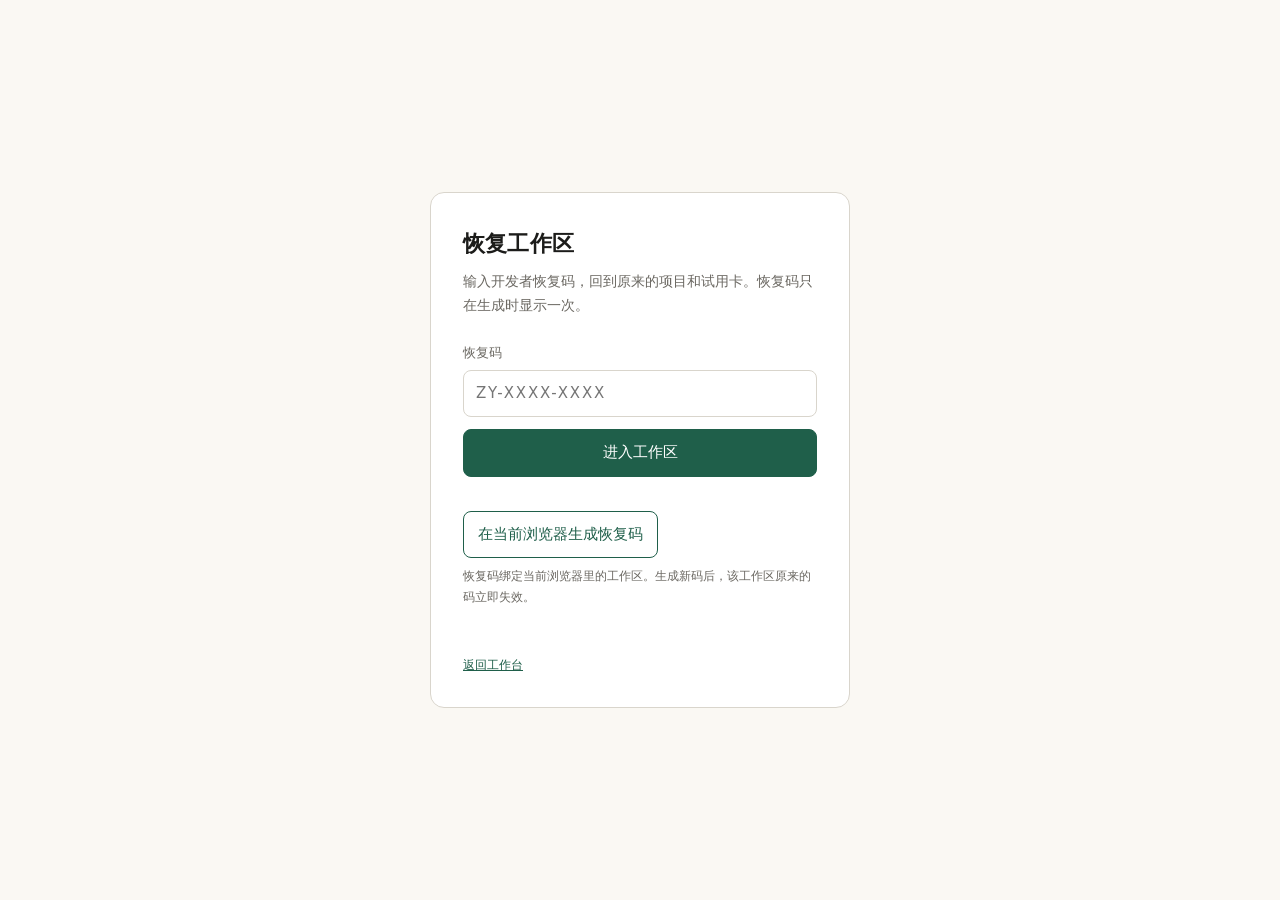
<file: recover.html>
<!doctype html>
<html lang="zh-CN">
<head>
<meta charset="utf-8">
<meta name="viewport" content="width=device-width, initial-scale=1">
<title>恢复工作区 · 知遇</title>
<link rel="stylesheet" href="/recover.css">
</head>
<body>
<main class="panel">
  <h1>恢复工作区</h1>
  <p class="lead">输入开发者恢复码，回到原来的项目和试用卡。恢复码只在生成时显示一次。</p>

  <form id="claim-form" class="block">
    <label for="code">恢复码</label>
    <input id="code" name="code" type="text" inputmode="text" autocomplete="off"
           spellcheck="false" placeholder="ZY-XXXX-XXXX" maxlength="13" required>
    <button type="submit">进入工作区</button>
  </form>

  <div class="block">
    <button id="issue" type="button" class="secondary">在当前浏览器生成恢复码</button>
    <p class="hint">恢复码绑定当前浏览器里的工作区。生成新码后，该工作区原来的码立即失效。</p>
  </div>

  <output id="message" role="alert" class="message"></output>

  <p class="back"><a href="/">返回工作台</a></p>
</main>
<script src="/recover.js"></script>
</body>
</html>
</file>
<file: recover.css>
:root {
  color-scheme: light;
  --ink: #1c1c1a;
  --muted: #6b6862;
  --line: #d9d5cc;
  --paper: #faf8f3;
  --accent: #1f5f4a;
  --warn: #8a2b1f;
}

* { box-sizing: border-box; }

body {
  margin: 0;
  min-height: 100vh;
  display: grid;
  place-items: center;
  padding: 24px;
  background: var(--paper);
  color: var(--ink);
  font: 15px/1.7 "Noto Sans SC", "PingFang SC", "Microsoft YaHei", system-ui, sans-serif;
}

.panel {
  width: min(420px, 100%);
  padding: 32px;
  border: 1px solid var(--line);
  border-radius: 14px;
  background: #fff;
}

h1 {
  margin: 0 0 8px;
  font-size: 22px;
  letter-spacing: 0.01em;
}

.lead {
  margin: 0 0 24px;
  color: var(--muted);
  font-size: 14px;
}

.block { margin-bottom: 22px; }

label {
  display: block;
  margin-bottom: 6px;
  font-size: 13px;
  color: var(--muted);
}

input {
  width: 100%;
  padding: 10px 12px;
  border: 1px solid var(--line);
  border-radius: 8px;
  font: inherit;
  letter-spacing: 0.12em;
  text-transform: uppercase;
  background: #fff;
}

input:focus-visible,
button:focus-visible {
  outline: 2px solid var(--accent);
  outline-offset: 2px;
}

button {
  margin-top: 12px;
  width: 100%;
  padding: 10px 14px;
  border: 1px solid var(--accent);
  border-radius: 8px;
  background: var(--accent);
  color: #fff;
  font: inherit;
  cursor: pointer;
}

button.secondary {
  width: auto;
  background: transparent;
  color: var(--accent);
}

button[disabled] { opacity: 0.6; cursor: progress; }

.hint,
.back {
  margin: 8px 0 0;
  color: var(--muted);
  font-size: 12px;
}

.message {
  display: block;
  min-height: 1.4em;
  margin-top: 4px;
  color: var(--warn);
  font-size: 13px;
}

.message.ok { color: var(--accent); }

a { color: var(--accent); }
</file>
